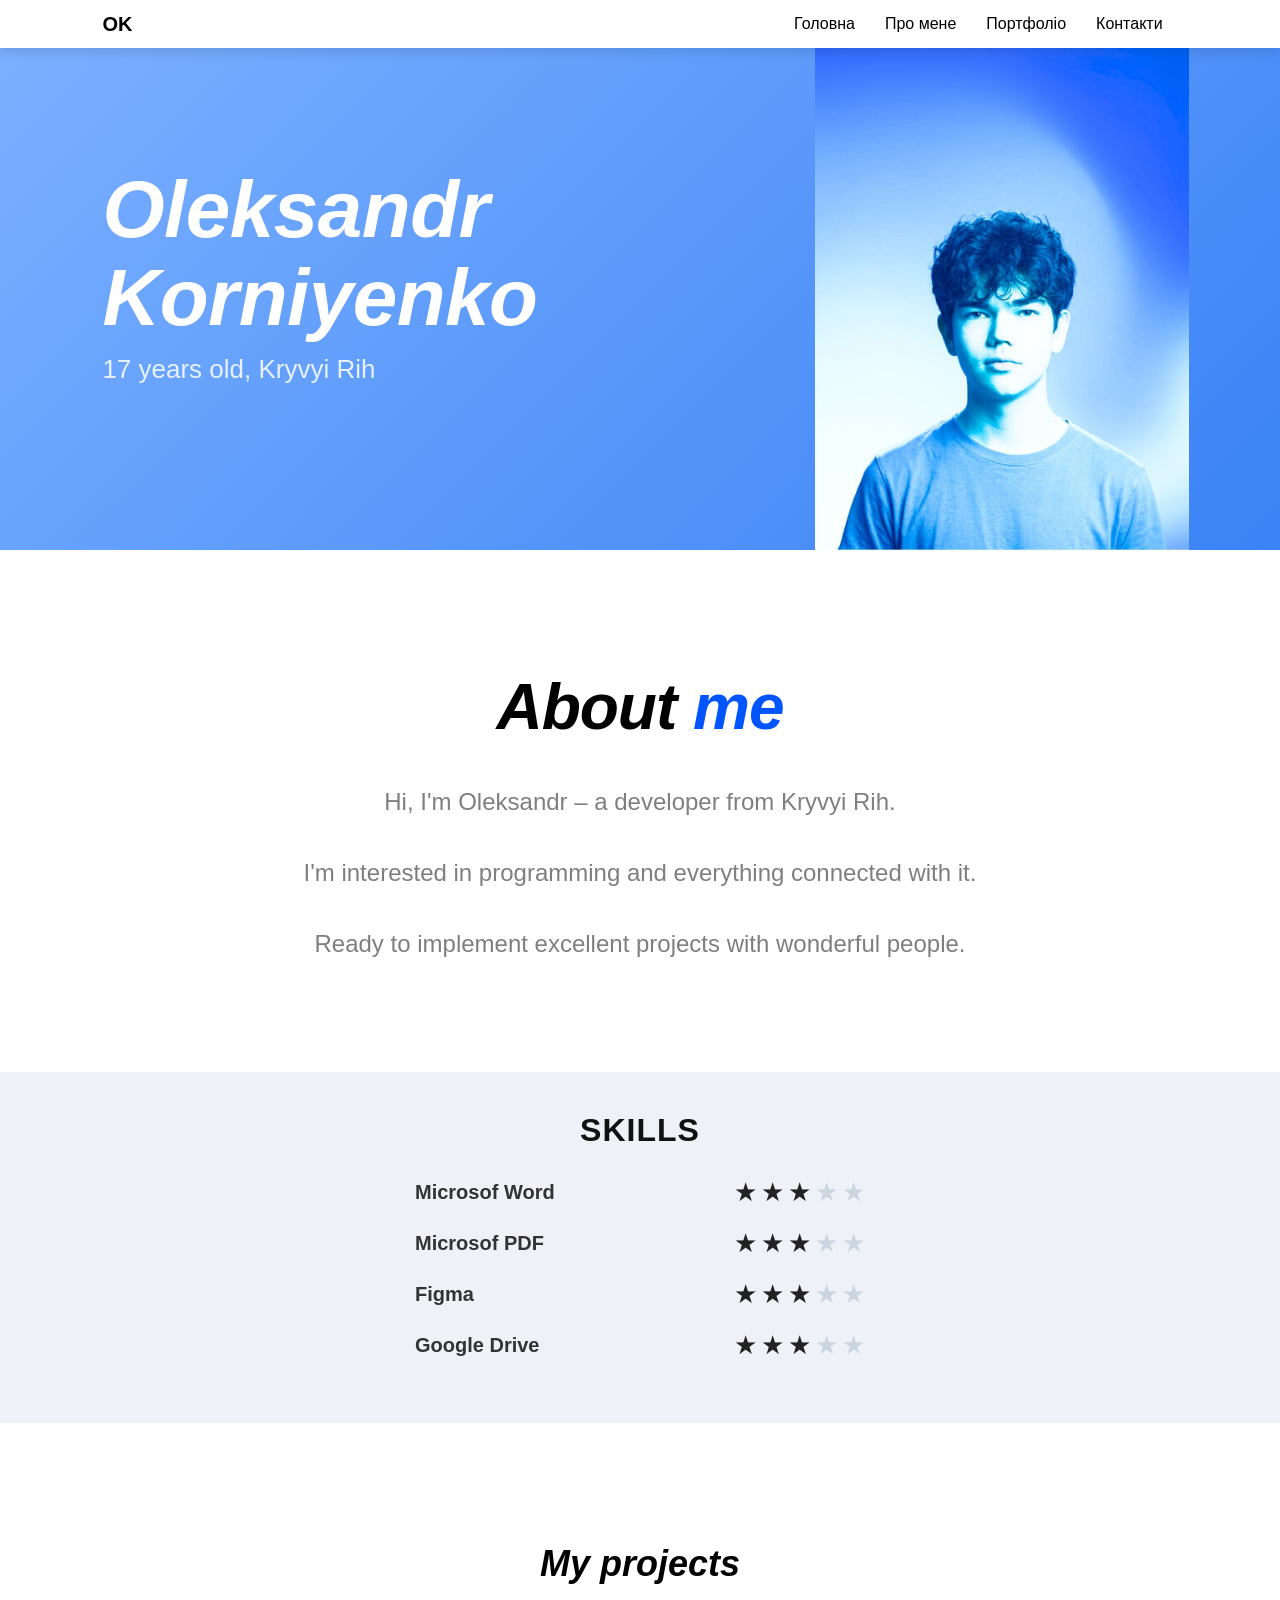
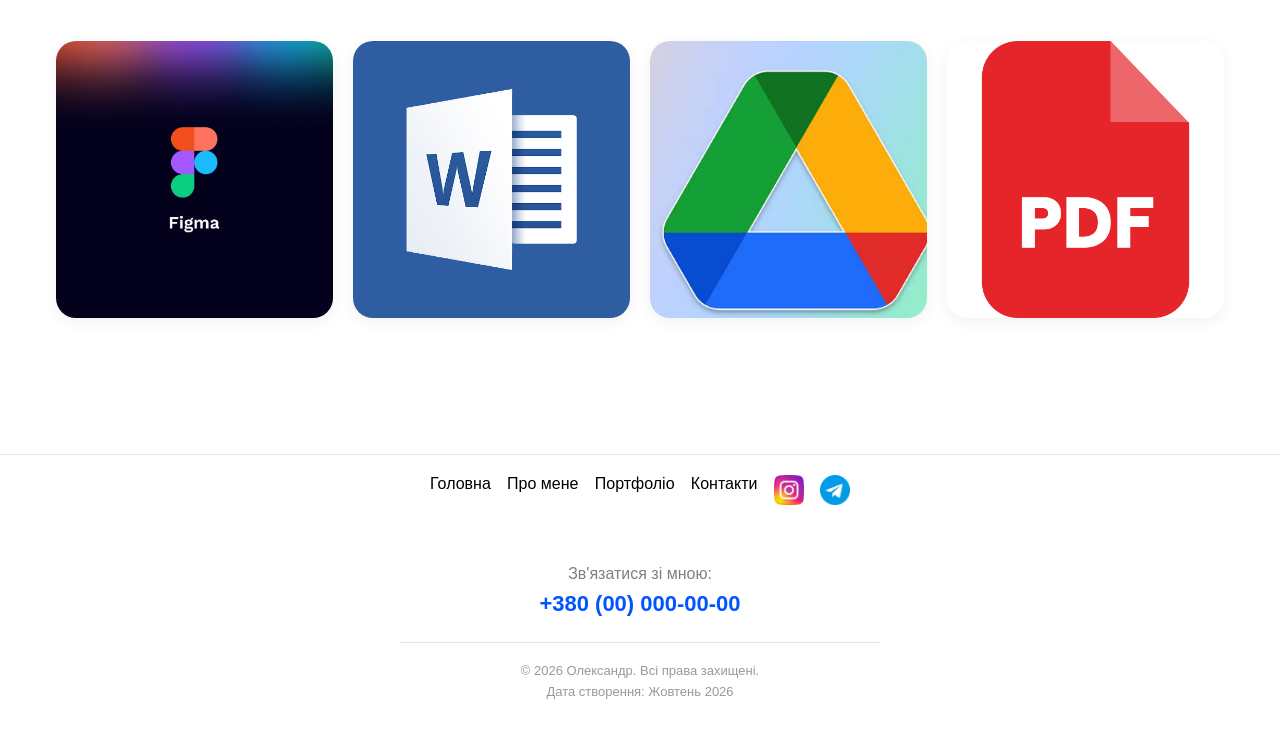
<file: index.html>
<html>
<head>
<meta charset="UTF-8">
<meta name="viewport" content="width=device-width, initial-scale=1.0" />
<title>Головна</title>
<link rel='stylesheet' href='style.css'>

</head>
<body>

<div class='hero'><section>
		<a href='#' class='logo'>OK</a>
		<nav>
			<ul>
				<li><a href='index.html'>Головна</a></li>
				<li><a href='Prome.html'>Про мене</a>
					<ul>
						<li><a href='Skils.html'>Навички</a>
						<ul>
							<li><a href='Word.html'>Microsof Word</a></li>
					<li><a href='Figma.html'>Figma</a></li>
					<li><a href='PDF.html'>Microsof PDF</a></li>
						</ul>
						</li>
					</ul>
					</li>
				<li><a href='Portfel.html'>Портфоліо</a>
				<ul>
					<li><a href='https://seasmokeoysterco.com'>Sea Smoke</a></li>
					<li><a href='https://dribbble.com/shots/27786717-Architecture-Studio-Website-Design-Make-Good'>Make</a></li>
					<li><a href='https://dribbble.com/shots/15870007-tipme-Tipping-app-concept'>TipeMe</a></li>
				</ul>
				</li>
				<li><a href='Contact.html'>Контакти</a></li>
			</ul>
		</nav>
	</section>
	<h1 class='title'>Oleksandr<br>Korniyenko</h1>
	<p class='sub'>17 years old, Kryvyi Rih</p>
	</div>
	<main class="about-section">
        <div class="about-container">
            <h1 class="about-title">About <span>me</span></h1>
            <p class="about-text">Hi, I'm Oleksandr – a developer from Kryvyi Rih.</p>
            <p class="about-text">I'm interested in programming and everything connected with it.</p>
            <p class="about-text">Ready to implement excellent projects with wonderful people.</p>
        </div>
    </main>
<!-- ШИРОКИЙ БЛОК НАВЫКОВ СО ЗВЁЗДОЧКАМИ -->
<div class="skills-card">
  <!-- Внутренний контейнер, чтобы ограничить ширину списка -->
  <div class="skills-inner-content">
    
    <center><h2 class="skills-main-title">SKILLS</h2></center>
	
    
    <!-- Навык 1 -->
    <div class="skill-item-row">
      <span class="skill-item-name">Microsof Word</span>
      <div class="stars-group">
        <span class="star filled">★</span>
        <span class="star filled">★</span>
        <span class="star filled">★</span>
        <span class="star">★</span>
        <span class="star">★</span>
      </div>
    </div>

    <!-- Навык 2 -->
    <div class="skill-item-row">
      <span class="skill-item-name">Microsof  PDF</span>
      <div class="stars-group">
        <span class="star filled">★</span>
        <span class="star filled">★</span>
        <span class="star filled">★</span>
        <span class="star">★</span>
        <span class="star">★</span>
      </div>
    </div>

    <!-- Навык 3 -->
    <div class="skill-item-row">
      <span class="skill-item-name">Figma</span>
      <div class="stars-group">
        <span class="star filled">★</span>
        <span class="star filled">★</span>
        <span class="star filled">★</span>
        <span class="star">★</span>
        <span class="star">★</span>
      </div>
    </div>

    <!-- Навык 4 -->
    <div class="skill-item-row">
      <span class="skill-item-name">Google Drive</span>
      <div class="stars-group">
        <span class="star filled">★</span>
        <span class="star filled">★</span>
        <span class="star filled">★</span>
        <span class="star">★</span>
        <span class="star">★</span>
      </div>
    </div>
  </div>
</div>
<!-- ПОЛНОСТЬЮ НЕЗАВИСИМЫЙ АДАПТИВНЫЙ БЛОК -->
<div class="independent-gallery-wrapper">
    <div class="independent-gallery-container">
        
        <h2 class="independent-gallery-title">My projects</h2>
        
        <div class="independent-gallery-grid">
            
            <!-- Картинка 1 -->
            <a href="https://www.figma.com/design/V2vqjDXMUoGcvRKD5xSA8z/Untitled?node-id=0-1&m=dev&t=05jjf8HW76Jf5JWY-1" class="independent-gallery-item">
                <img src="photo1.jpg" alt="Проект 1" class="independent-gallery-img">
                <div class="independent-gallery-overlay">
                    <span class="independent-gallery-btn">Открыть</span>
                </div>
            </a>

            <!-- Картинка 2 -->
            <a href="SM.html" class="independent-gallery-item">
                <img src="photo2.jpg" alt="Проект 2" class="independent-gallery-img">
                <div class="independent-gallery-overlay">
                    <span class="independent-gallery-btn">Открыть</span>
                </div>
            </a>

            <!-- Картинка 3 -->
            <a href="SM.html" class="independent-gallery-item">
                <img src="photo3.jfif" alt="Проект 3" class="independent-gallery-img">
                <div class="independent-gallery-overlay">
                    <span class="independent-gallery-btn">Открыть</span>
                </div>
            </a>

            <!-- Картинка 4 -->
            <a href="SM.html" class="independent-gallery-item">
                <img src="photo4.png" alt="Проект 4" class="independent-gallery-img">
                <div class="independent-gallery-overlay">
                    <span class="independent-gallery-btn">Открыть</span>
                </div>
            </a>

        </div>
        
    </div>
</div>
<!-- /ПОЛНОСТЬЮ НЕЗАВИСИМЫЙ АДАПТИВНЫЙ БЛОК -->
<footer>
<nav class="bottom-navigation">
  <div class="nav-inner-container">
    <a href="#" class="nav-link">Головна</a>
    <a href="#" class="nav-link">Про мене</a>
    <a href="#" class="nav-link">Портфоліо</a>
    <a href="#" class="nav-link">Контакти</a>
	<!-- Кликабельная иконка Instagram -->
<a href="https://instagram.com" class="instagram-click-link" target="_blank" rel="noopener noreferrer">
  <!-- Замените 'instagram-icon.png' на путь к вашей скачанной картинке иконки -->
  <img src="instagram.png" alt="Instagram" class="instagram-click-icon">
</a>
<a href="https://telegram.org" class="telegram-click-link" target="_blank" rel="noopener noreferrer">
  <!-- Замените 'instagram-icon.png' на путь к вашей скачанной картинке иконки -->
  <img src="telegram.png" alt="Telegram" class="telegram-click-icon">
</a>
  </div>
</nav>
<!-- АВТОНОМНИЙ ПРОЗОРИЙ ПІДВАЛ САЙТУ (FOOTER) -->
<footer class="uc-centered-footer">
    <div class="uc-centered-container">
        
        <!-- Номер телефону -->
        <div class="uc-centered-row">
            <span class="uc-centered-label">Зв'язатися зі мною:</span>
            <!-- Замініть номер на свій реальний -->
            <a href="tel:+380000000000" class="uc-centered-phone">+380 (00) 000-00-00</a>
        </div>
        
        <!-- Тонка світла лінія розмежування -->
        <hr class="uc-centered-divider">
        
        <!-- Дати та копірайт -->
        <div class="uc-centered-info-block">
            <p class="uc-centered-copy">&copy; 2026 Олександр. Всі права захищені.</p>
            <p class="uc-centered-date">Дата створення: Жовтень 2026</p>
        </div>
        
    </div>
</footer>
<!-- /АВТОНОМНИЙ ПРОЗОРИЙ ПІДВАЛ САЙТУ (FOOTER) -->
</footer>
</body>
</html>
</file>
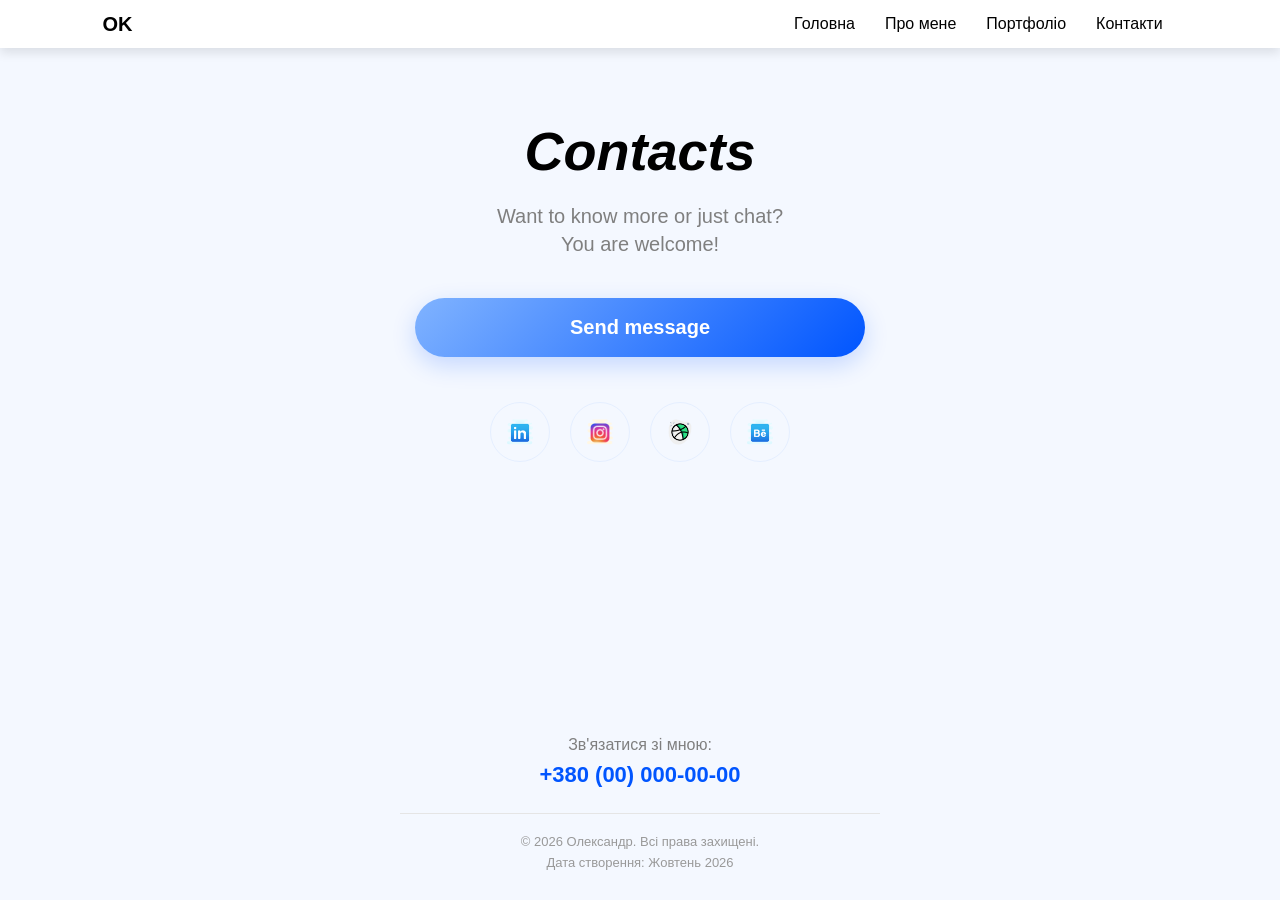
<file: Contact.html>
<html>
<head>
<meta charset="UTF-8">
<meta name="viewport" content="width=device-width, initial-scale=1.0" />
<title>Головна</title>
<link rel='stylesheet' href='style.css'>
</head>
<body class='bg'>
<section>
		<a href='#' class='logo'>OK</a>
		<nav>
			<ul>
				<li><a href='index.html'>Головна</a></li>
				<li><a href='Prome.html'>Про мене</a>
					<ul>
						<li><a href='Skils.html'>Навички</a>
						<ul>
							<li><a href='Word.html'>Microsof Word</a></li>
					<li><a href='Figma.html'>Figma</a></li>
					<li><a href='PDF.html'>Microsof PDF</a></li>
						</ul>
						</li>
					</ul>
					</li>
				<li><a href='Portfel.html'>Портфоліо</a>
				<ul>
					<li><a href='https://seasmokeoysterco.com'>Sea Smoke</a></li>
					<li><a href='https://dribbble.com/shots/27786717-Architecture-Studio-Website-Design-Make-Good'>Make</a></li>
					<li><a href='https://dribbble.com/shots/15870007-tipme-Tipping-app-concept'>TipeMe</a></li>
				</ul>
				</li>
				<li><a href='Contact.html'>Контакти</a></li>
			</ul>
		</nav>
	</section>
	<main class="contacts-section">
    <div class="contacts-container">
        <!-- Главный заголовок -->
        <h1 class="contacts-title">Contacts</h1>
        
        <!-- Подзаголовок (серый текст по центру) -->
        <p class="contacts-subtitle">
            Want to know more or just chat?<br>You are welcome!
        </p>
        
        <!-- Большая синяя кнопка (можно заменить '#' на ссылку на ваш Telegram или email) -->
        <a href="https://mail.google.com/mail/u/0/?fs=1&tf=cm" class="btn-send-message">Send message</a>
        
        <!-- Блок круглых социальных кнопок -->
        <div class="social-links">
            <!-- LinkedIn -->
            <a href="https://www.linkedin.com" class="social-icon-link" target="_blank" aria-label="LinkedIn">
                <img src="in.png" alt="LinkedIn">
            </a>
            <!-- Instagram -->
            <a href="https://www.instagram.com" class="social-icon-link" target="_blank" aria-label="Instagram">
                <img src="inst.png" alt="Instagram">
            </a>
            <!-- Dribbble (Иконка мяча) -->
            <a href="https://www.instagram.com" class="social-icon-link" target="_blank" aria-label="Dribbble">
                <img src="dr.png" alt="Dribbble">
            </a>
            <!-- Behance -->
            <a href="https://www.instagram.com" class="social-icon-link" target="_blank" aria-label="Behance">
                <img src="be.png" alt="Behance">
            </a>
        </div>
    </div>
</main>
<!-- АВТОНОМНИЙ ПРОЗОРИЙ ПІДВАЛ САЙТУ (FOOTER) -->
<footer class="uc-centered-footer">
    <div class="uc-centered-container">
        
        <!-- Номер телефону -->
        <div class="uc-centered-row">
            <span class="uc-centered-label">Зв'язатися зі мною:</span>
            <!-- Замініть номер на свій реальний -->
            <a href="tel:+380000000000" class="uc-centered-phone">+380 (00) 000-00-00</a>
        </div>
        
        <!-- Тонка світла лінія розмежування -->
        <hr class="uc-centered-divider">
        
        <!-- Дати та копірайт -->
        <div class="uc-centered-info-block">
            <p class="uc-centered-copy">&copy; 2026 Олександр. Всі права захищені.</p>
            <p class="uc-centered-date">Дата створення: Жовтень 2026</p>
        </div>
        
    </div>
</footer>
<!-- /АВТОНОМНИЙ ПРОЗОРИЙ ПІДВАЛ САЙТУ (FOOTER) -->
</body>
</html>
</file>
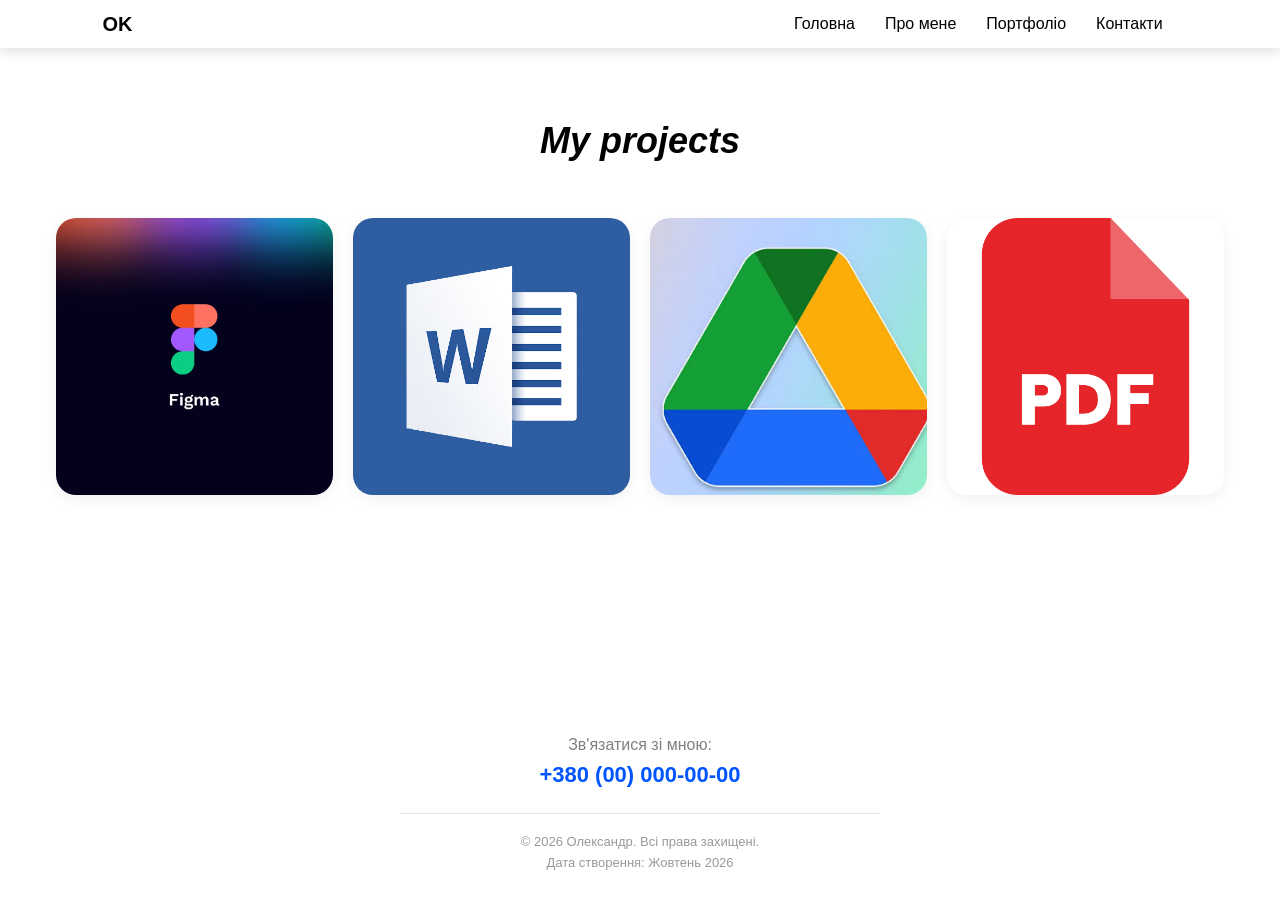
<file: Figma.html>
<html>
<head>
<meta charset="UTF-8">
<meta name="viewport" content="width=device-width, initial-scale=1.0" />
<title>Головна</title>
<link rel='stylesheet' href='style.css'>
</head>
<body >
<section>
		<a href='#' class='logo'>OK</a>
		<nav>
			<ul>
				<li><a href='index.html'>Головна</a></li>
				<li><a href='Prome.html'>Про мене</a>
					<ul>
						<li><a href='Skils.html'>Навички</a>
						<ul>
							<li><a href='Word.html'>Microsof Word</a></li>
					<li><a href='Figma.html'>Figma</a></li>
					<li><a href='PDF.html'>Microsof PDF</a></li>
						</ul>
						</li>
					</ul>
					</li>
				<li><a href='Portfel.html'>Портфоліо</a>
				<ul>
					<li><a href='https://seasmokeoysterco.com'>Sea Smoke</a></li>
					<li><a href='https://dribbble.com/shots/27786717-Architecture-Studio-Website-Design-Make-Good'>Make</a></li>
					<li><a href='https://dribbble.com/shots/15870007-tipme-Tipping-app-concept'>TipeMe</a></li>
				</ul>
				</li>
				<li><a href='Contact.html'>Контакти</a></li>
			</ul>
		</nav>
	</section>
	<!-- ПОЛНОСТЬЮ НЕЗАВИСИМЫЙ АДАПТИВНЫЙ БЛОК -->
<div class="independent-gallery-wrapper">
    <div class="independent-gallery-container">
        
        <h2 class="independent-gallery-title">My projects</h2>
        
        <div class="independent-gallery-grid">
            
            <!-- Картинка 1 -->
            <a href="https://www.figma.com/design/V2vqjDXMUoGcvRKD5xSA8z/Untitled?node-id=0-1&m=dev&t=05jjf8HW76Jf5JWY-1" class="independent-gallery-item">
                <img src="photo1.jpg" alt="Проект 1" class="independent-gallery-img">
                <div class="independent-gallery-overlay">
                    <span class="independent-gallery-btn">Открыть</span>
                </div>
            </a>

            <!-- Картинка 2 -->
            <a href="SM.html" class="independent-gallery-item">
                <img src="photo2.jpg" alt="Проект 2" class="independent-gallery-img">
                <div class="independent-gallery-overlay">
                    <span class="independent-gallery-btn">Открыть</span>
                </div>
            </a>

            <!-- Картинка 3 -->
            <a href="SM.html" class="independent-gallery-item">
                <img src="photo3.jfif" alt="Проект 3" class="independent-gallery-img">
                <div class="independent-gallery-overlay">
                    <span class="independent-gallery-btn">Открыть</span>
                </div>
            </a>

            <!-- Картинка 4 -->
            <a href="SM.html" class="independent-gallery-item">
                <img src="photo4.png" alt="Проект 4" class="independent-gallery-img">
                <div class="independent-gallery-overlay">
                    <span class="independent-gallery-btn">Открыть</span>
                </div>
            </a>

        </div>
        
    </div>
</div>
<!-- /ПОЛНОСТЬЮ НЕЗАВИСИМЫЙ АДАПТИВНЫЙ БЛОК -->
<!-- АВТОНОМНИЙ ПРОЗОРИЙ ПІДВАЛ САЙТУ (FOOTER) -->
<footer class="uc-centered-footer">
    <div class="uc-centered-container">
        
        <!-- Номер телефону -->
        <div class="uc-centered-row">
            <span class="uc-centered-label">Зв'язатися зі мною:</span>
            <!-- Замініть номер на свій реальний -->
            <a href="tel:+380000000000" class="uc-centered-phone">+380 (00) 000-00-00</a>
        </div>
        
        <!-- Тонка світла лінія розмежування -->
        <hr class="uc-centered-divider">
        
        <!-- Дати та копірайт -->
        <div class="uc-centered-info-block">
            <p class="uc-centered-copy">&copy; 2026 Олександр. Всі права захищені.</p>
            <p class="uc-centered-date">Дата створення: Жовтень 2026</p>
        </div>
        
    </div>
</footer>
<!-- /АВТОНОМНИЙ ПРОЗОРИЙ ПІДВАЛ САЙТУ (FOOTER) -->

	</body>
	</html>
</file>
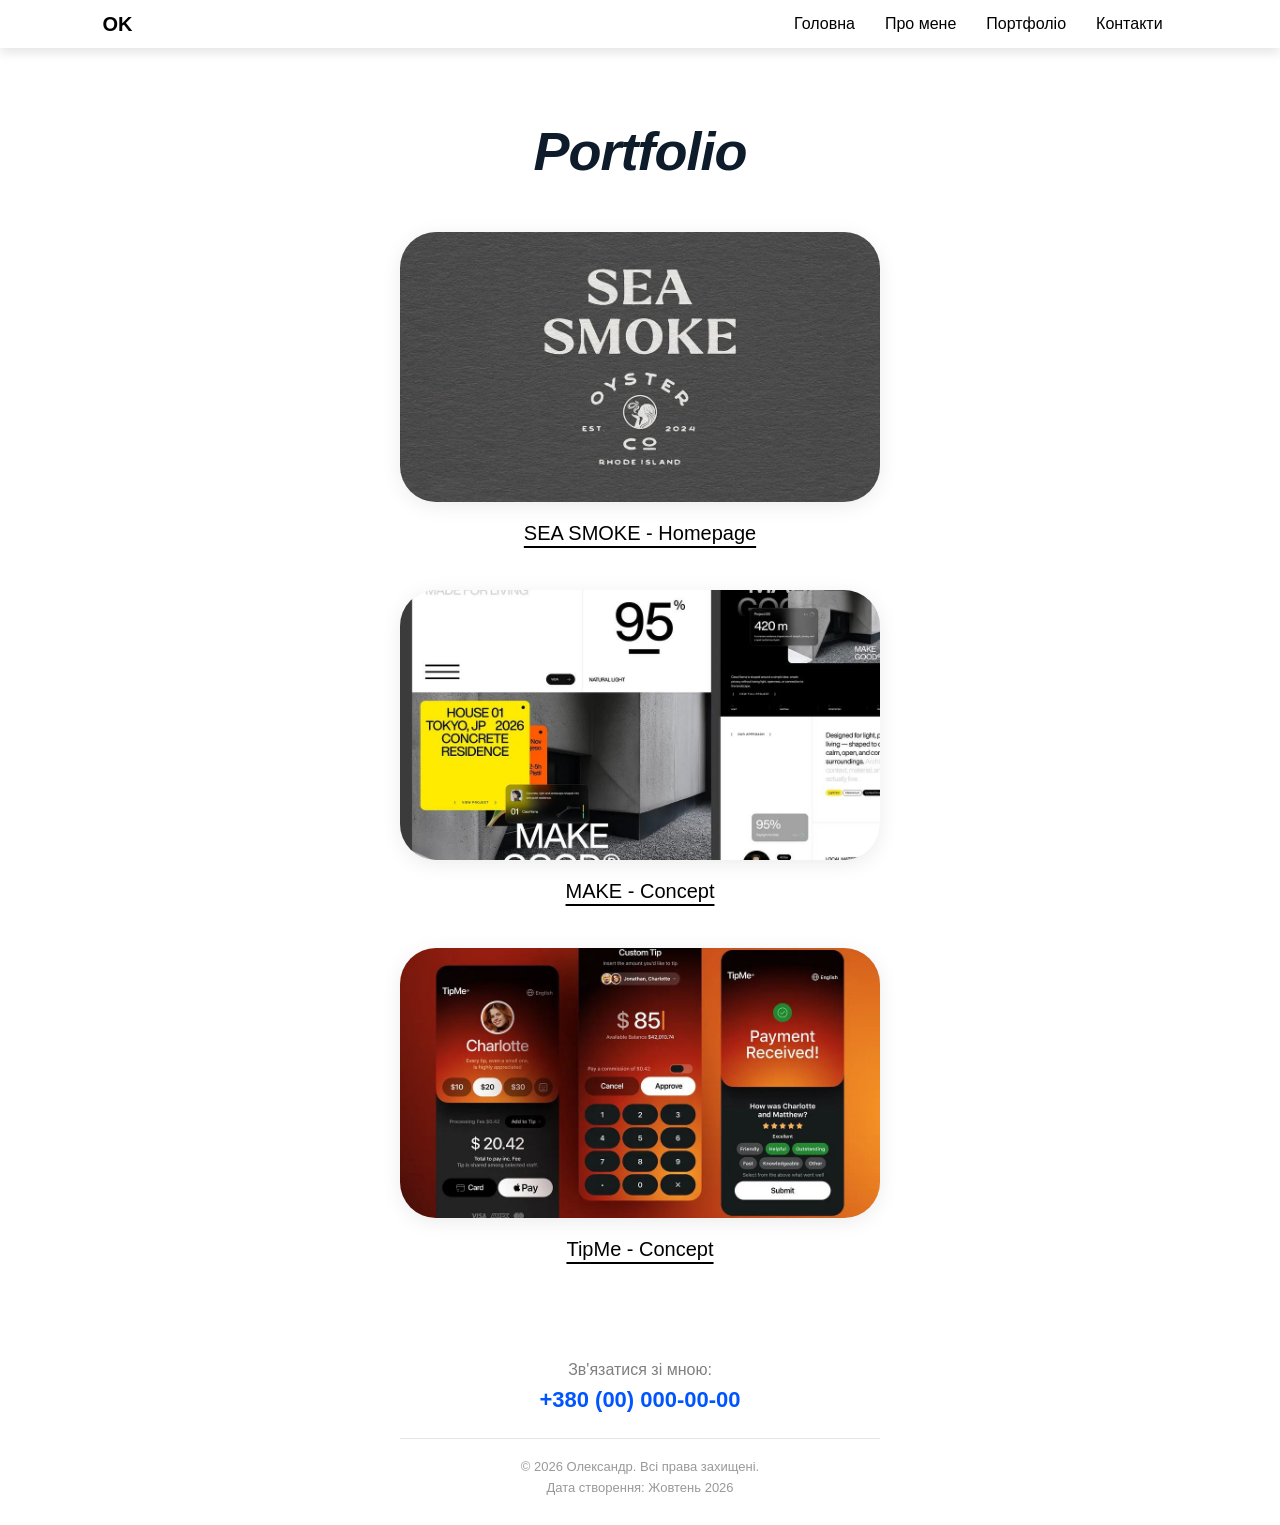
<file: Portfel.html>
<html>
<head>
<meta charset="UTF-8">
<meta name="viewport" content="width=device-width, initial-scale=1.0" />
<title>Головна</title>
<link rel='stylesheet' href='style.css'>
</head>
<body>
<section>
		<a href='#' class='logo'>OK</a>
		<nav>
			<ul>
				<li><a href='index.html'>Головна</a></li>
				<li><a href='Prome.html'>Про мене</a>
					<ul>
						<li><a href='Skils.html'>Навички</a>
						<ul>
							<li><a href='Word.html'>Microsof Word</a></li>
					<li><a href='Figma.html'>Figma</a></li>
					<li><a href='PDF.html'>Microsof PDF</a></li>
						</ul>
						</li>
					</ul>
					</li>
				<li><a href='Portfel.html'>Портфоліо</a>
				<ul>
					<li><a href='https://seasmokeoysterco.com'>Sea Smoke</a></li>
					<li><a href='https://dribbble.com/shots/27786717-Architecture-Studio-Website-Design-Make-Good'>Make</a></li>
					<li><a href='https://dribbble.com/shots/15870007-tipme-Tipping-app-concept'>TipeMe</a></li>
				</ul>
				</li>
				<li><a href='Contact.html'>Контакти</a></li>
			</ul>
		</nav>
	</section>
	<main class="portfolio-section">
    <div class="portfolio-container">
        <!-- Главный заголовок секции -->
        <h1 class="portfolio-title">Portfolio</h1>
        
        <!-- Сетка/список работ -->
        <div class="portfolio-grid">
            
            <!-- Работа 1: Sea Smoke -->
            <div class="portfolio-item">
                <a href="https://seasmokeoysterco.com" class="portfolio-link">
                    <div class="portfolio-image-wrapper">
                        <!-- Замените placeholder.jpg на вашу картинку для Sea Smoke -->
                        <img src="sea-smoke.jpg" alt="SEA SMOKE - Homepage" class="portfolio-image">
                    </div>
                    <span class="portfolio-item-title">SEA SMOKE - Homepage</span>
                </a>
            </div>

            <!-- Работа 2: Make -->
            <div class="portfolio-item">
                <a href="https://dribbble.com/shots/27786717-Architecture-Studio-Website-Design-Make-Good" class="portfolio-link">
                    <div class="portfolio-image-wrapper">
                        <!-- Замените placeholder.jpg на вашу картинку для Make -->
                        <img src="make.jpg" alt="MAKE - Concept" class="portfolio-image">
                    </div>
                    <span class="portfolio-item-title">MAKE - Concept</span>
                </a>
            </div>

            <!-- Работа 3: TipMe -->
            <div class="portfolio-item">
                <a href="https://dribbble.com/shots/15870007-tipme-Tipping-app-concept" class="portfolio-link">
                    <div class="portfolio-image-wrapper">
                        <!-- Замените placeholder.jpg на вашу картинку для TipMe -->
                        <img src="tipme.jpg" alt="TipMe - Concept" class="portfolio-image">
                    </div>
                    <span class="portfolio-item-title">TipMe - Concept</span>
                </a>
            </div>

        </div>
    </div>
</main>
<!-- АВТОНОМНИЙ ПРОЗОРИЙ ПІДВАЛ САЙТУ (FOOTER) -->
<footer class="uc-centered-footer">
    <div class="uc-centered-container">
        
        <!-- Номер телефону -->
        <div class="uc-centered-row">
            <span class="uc-centered-label">Зв'язатися зі мною:</span>
            <!-- Замініть номер на свій реальний -->
            <a href="tel:+380000000000" class="uc-centered-phone">+380 (00) 000-00-00</a>
        </div>
        
        <!-- Тонка світла лінія розмежування -->
        <hr class="uc-centered-divider">
        
        <!-- Дати та копірайт -->
        <div class="uc-centered-info-block">
            <p class="uc-centered-copy">&copy; 2026 Олександр. Всі права захищені.</p>
            <p class="uc-centered-date">Дата створення: Жовтень 2026</p>
        </div>
        
    </div>
</footer>
<!-- /АВТОНОМНИЙ ПРОЗОРИЙ ПІДВАЛ САЙТУ (FOOTER) -->

</body>
</html>
</file>
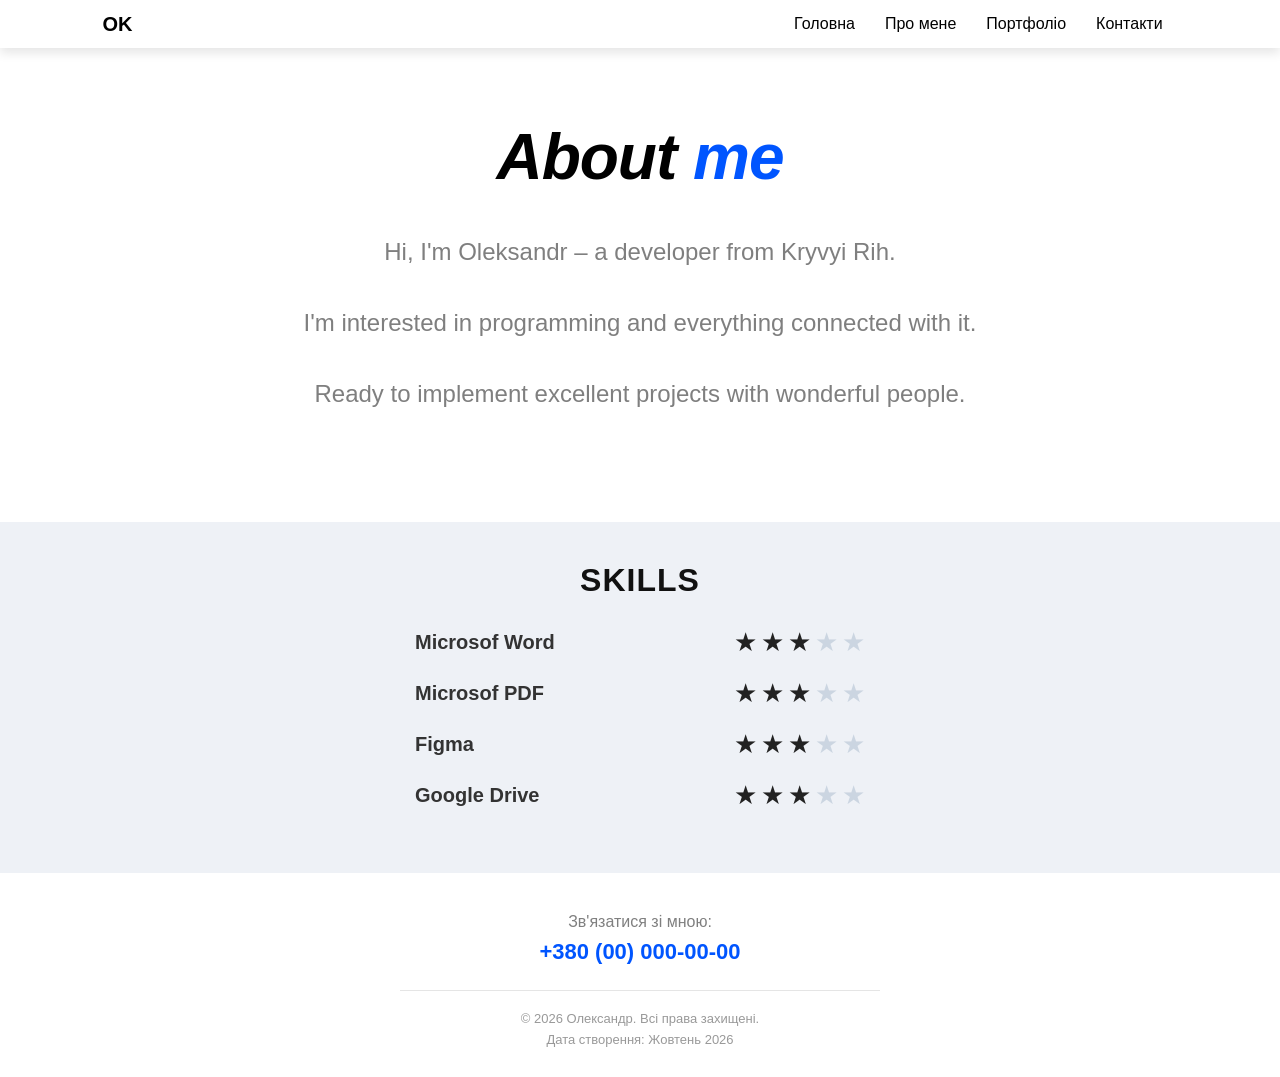
<file: Prome.html>
<html>
<head>
<meta charset="UTF-8">
<meta name="viewport" content="width=device-width, initial-scale=1.0" />
<title>Головна</title>
<link rel='stylesheet' href='style.css'>
</head>
<body>
<section>
		<a href='#' class='logo'>OK</a>
		<nav>
			<ul>
				<li><a href='index.html'>Головна</a></li>
				<li><a href='Prome.html'>Про мене</a>
					<ul>
						<li><a href='Skils.html'>Навички</a>
						<ul>
							<li><a href='Word.html'>Microsof Word</a></li>
					<li><a href='Figma.html'>Figma</a></li>
					<li><a href='PDF.html'>Microsof PDF</a></li>
						</ul>
						</li>
					</ul>
					</li>
				<li><a href='Portfel.html'>Портфоліо</a>
				<ul>
					<li><a href='https://seasmokeoysterco.com'>Sea Smoke</a></li>
					<li><a href='https://dribbble.com/shots/27786717-Architecture-Studio-Website-Design-Make-Good'>Make</a></li>
					<li><a href='https://dribbble.com/shots/15870007-tipme-Tipping-app-concept'>TipeMe</a></li>
				</ul>
				</li>
				<li><a href='Contact.html'>Контакти</a></li>
			</ul>
		</nav>
	</section>
	<main class="about-section">
        <div class="about-container">
            <h1 class="about-title">About <span>me</span></h1>
            <p class="about-text">Hi, I'm Oleksandr – a developer from Kryvyi Rih.</p>
            <p class="about-text">I'm interested in programming and everything connected with it.</p>
            <p class="about-text">Ready to implement excellent projects with wonderful people.</p>
        </div>
    </main>
	<!-- ШИРОКИЙ БЛОК НАВЫКОВ СО ЗВЁЗДОЧКАМИ -->
<div class="skills-card">
  <!-- Внутренний контейнер, чтобы ограничить ширину списка -->
  <div class="skills-inner-content">
    
    <center><h2 class="skills-main-title">SKILLS</h2></center>
	
    
    <!-- Навык 1 -->
    <div class="skill-item-row">
      <span class="skill-item-name">Microsof Word</span>
      <div class="stars-group">
        <span class="star filled">★</span>
        <span class="star filled">★</span>
        <span class="star filled">★</span>
        <span class="star">★</span>
        <span class="star">★</span>
      </div>
    </div>

    <!-- Навык 2 -->
    <div class="skill-item-row">
      <span class="skill-item-name">Microsof  PDF</span>
      <div class="stars-group">
        <span class="star filled">★</span>
        <span class="star filled">★</span>
        <span class="star filled">★</span>
        <span class="star">★</span>
        <span class="star">★</span>
      </div>
    </div>

    <!-- Навык 3 -->
    <div class="skill-item-row">
      <span class="skill-item-name">Figma</span>
      <div class="stars-group">
        <span class="star filled">★</span>
        <span class="star filled">★</span>
        <span class="star filled">★</span>
        <span class="star">★</span>
        <span class="star">★</span>
      </div>
    </div>

    <!-- Навык 4 -->
    <div class="skill-item-row">
      <span class="skill-item-name">Google Drive</span>
      <div class="stars-group">
        <span class="star filled">★</span>
        <span class="star filled">★</span>
        <span class="star filled">★</span>
        <span class="star">★</span>
        <span class="star">★</span>
      </div>
    </div>
  </div>
</div>
<!-- АВТОНОМНИЙ ПРОЗОРИЙ ПІДВАЛ САЙТУ (FOOTER) -->
<footer class="uc-centered-footer">
    <div class="uc-centered-container">
        
        <!-- Номер телефону -->
        <div class="uc-centered-row">
            <span class="uc-centered-label">Зв'язатися зі мною:</span>
            <!-- Замініть номер на свій реальний -->
            <a href="tel:+380000000000" class="uc-centered-phone">+380 (00) 000-00-00</a>
        </div>
        
        <!-- Тонка світла лінія розмежування -->
        <hr class="uc-centered-divider">
        
        <!-- Дати та копірайт -->
        <div class="uc-centered-info-block">
            <p class="uc-centered-copy">&copy; 2026 Олександр. Всі права захищені.</p>
            <p class="uc-centered-date">Дата створення: Жовтень 2026</p>
        </div>
        
    </div>
</footer>
<!-- /АВТОНОМНИЙ ПРОЗОРИЙ ПІДВАЛ САЙТУ (FOOTER) -->

</body>
</html>
</file>
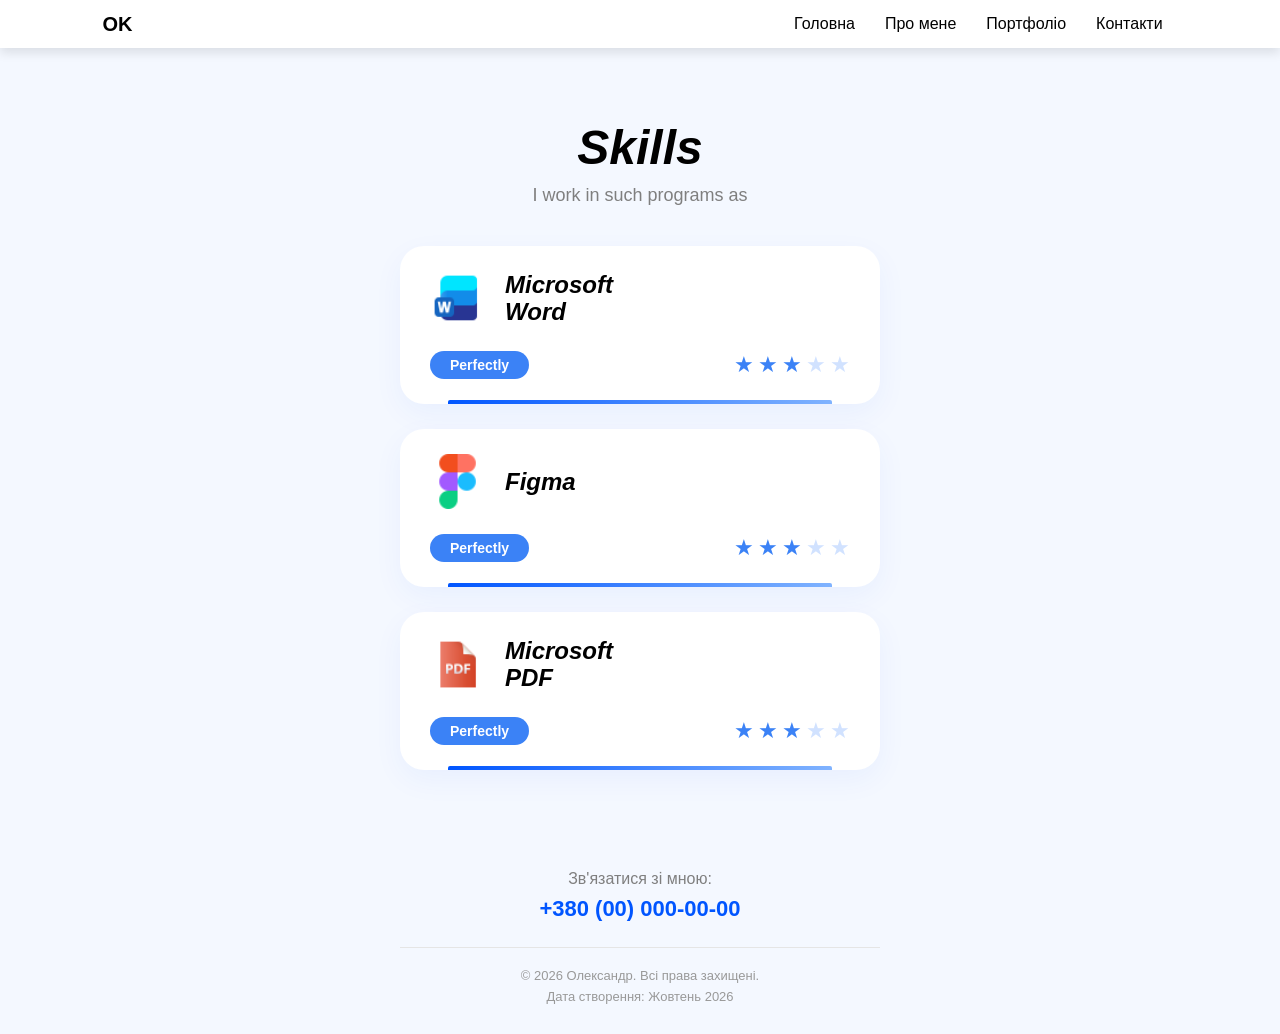
<file: Skils.html>
<html>
<head>
<meta charset="UTF-8">
<meta name="viewport" content="width=device-width, initial-scale=1.0" />
<title>Головна</title>
<link rel='stylesheet' href='style.css'>
</head>
<body class='bg'>
<section>
		<a href='#' class='logo'>OK</a>
		<nav>
			<ul>
				<li><a href='index.html'>Головна</a></li>
				<li><a href='Prome.html'>Про мене</a>
					<ul>
						<li><a href='Skils.html'>Навички</a>
						<ul>
							<li><a href='Word.html'>Microsof Word</a></li>
					<li><a href='Figma.html'>Figma</a></li>
					<li><a href='PDF.html'>Microsof PDF</a></li>
						</ul>
						</li>
					</ul>
					</li>
				<li><a href='Portfel.html'>Портфоліо</a>
				<ul>
					<li><a href='https://seasmokeoysterco.com'>Sea Smoke</a></li>
					<li><a href='https://dribbble.com/shots/27786717-Architecture-Studio-Website-Design-Make-Good'>Make</a></li>
					<li><a href='https://dribbble.com/shots/15870007-tipme-Tipping-app-concept'>TipeMe</a></li>
				</ul>
				</li>
				<li><a href='Contact.html'>Контакти</a></li>
			</ul>
		</nav>
	</section>
	<main class="skills-section">
    <div class="skills-container">
        <!-- Заголовок секции -->
        <h1 class="skills-title">Skills</h1>
        <p class="skills-subtitle">I work in such programs as</p>
        
        <!-- Контейнер для карточек -->
        <div class="skills-cards">
            
            <!-- Карточка 1: Microsoft Word -->
            <div class="skill-card">
                <div class="skill-header">
                    <img src="word.png" alt="Word Logo" class="skill-icon">
                    <h2 class="skill-name">Microsoft<br>Word</h2>
                </div>
                <div class="skill-footer">
                    <span class="skill-tag">Perfectly</span>
                    <div class="stars">
                        <span class="star filled">★</span>
                        <span class="star filled">★</span>
                        <span class="star filled">★</span>
                        <span class="star">★</span>
                        <span class="star">★</span>
                    </div>
                </div>
            </div>

            <!-- Карточка 2: Figma -->
            <div class="skill-card">
                <div class="skill-header">
                    <img src="figma.png" alt="Figma Logo" class="skill-icon">
                    <h2 class="skill-name-single">Figma</h2>
                </div>
                <div class="skill-footer">
                    <span class="skill-tag">Perfectly</span>
                    <div class="stars">
                        <span class="star filled">★</span>
                        <span class="star filled">★</span>
                        <span class="star filled">★</span>
                        <span class="star">★</span>
                        <span class="star">★</span>
                    </div>
                </div>
            </div>

            <!-- Карточка 3: Microsoft PDF -->
            <div class="skill-card">
                <div class="skill-header">
                    <img src="pdf.png" alt="PDF Logo" class="skill-icon">
                    <h2 class="skill-name">Microsoft<br>PDF</h2>
                </div>
                <div class="skill-footer">
                    <span class="skill-tag">Perfectly</span>
                    <div class="stars">
                        <span class="star filled">★</span>
                        <span class="star filled">★</span>
                        <span class="star filled">★</span>
                        <span class="star">★</span>
                        <span class="star">★</span>
                    </div>
                </div>
            </div>

        </div>
    </div>
</main>
<!-- АВТОНОМНИЙ ПРОЗОРИЙ ПІДВАЛ САЙТУ (FOOTER) -->
<footer class="uc-centered-footer">
    <div class="uc-centered-container">
        
        <!-- Номер телефону -->
        <div class="uc-centered-row">
            <span class="uc-centered-label">Зв'язатися зі мною:</span>
            <!-- Замініть номер на свій реальний -->
            <a href="tel:+380000000000" class="uc-centered-phone">+380 (00) 000-00-00</a>
        </div>
        
        <!-- Тонка світла лінія розмежування -->
        <hr class="uc-centered-divider">
        
        <!-- Дати та копірайт -->
        <div class="uc-centered-info-block">
            <p class="uc-centered-copy">&copy; 2026 Олександр. Всі права захищені.</p>
            <p class="uc-centered-date">Дата створення: Жовтень 2026</p>
        </div>
        
    </div>
</footer>
<!-- /АВТОНОМНИЙ ПРОЗОРИЙ ПІДВАЛ САЙТУ (FOOTER) -->

</body>
</html>
</file>
<file: style.css>
*{
	margin:0;
	padding:0;
	box-sizing:border-box;
	font-family: sans-serif;
	list-style: none;
	text-decoration:none;
}

/* Прижимаем футер к низу экрана на всех страницах */
html, body {
	height: 100%;
}

body{
	font-family: Calibri, Helvetica, sans-serif;
	font-size: 14px;
	display: flex;
	flex-direction: column;
	min-height: 100vh;
}

/* ВЕРХНЕЕ МЕНЮ */
section{
	position: fixed;
	top:0;
	left:0;
	right:0;
	background:#fff;
	display:flex;
	justify-content:space-between;
	align-items:center;
	padding: 0 8%;
	box-shadow: 0 5px 10px rgba(0,0,0,0.1);
	z-index: 9999 !important; /* Навигация всегда поверх контента */
}

section .logo{
	font-size:20px;
	font-weight:900;
	color:#000;
	transition: .5s;
}

section .logo:hover{
	transform: scale(1.2);
}

section nav ul li{
	position:relative;
	float:left; 
}

section nav ul li a{
	padding:15px;
	color:#000;
	font-size:16px;
	display:block;
}

section nav ul li a:hover{
	background:#000;
	color:#fff;
}

nav ul li ul {
	position:absolute;
	left:0;
	width:180px;
	background:#fff;
	display: none;
}

nav ul li ul li{
	width:100%;
	border: 1px solid rgba(0,0,0,.1);
}

nav ul li ul li ul{
	left:180px;
	top:0;
}

nav ul li:hover > ul{
	display:initial;
}

a{
	text-decoration: none;	
}

/* БЛОК HERO (ГЛАВНЫЙ БАННЕР) — СИНИЙ ГРАДИЕНТ + ФОТО СПРАВА */
div.hero {
	width: 100%; 
	max-width: 100%; 
	height: 100vh; /* Занимает ровно один экран по высоте */
	min-height: 550px; 
	
	/* 1. Задаем синий градиент на весь фон, как на макете */
	background-color: #5b9bfb;
	background-image: linear-gradient(135deg, #7cb1ff 0%, #3a82f6 100%);
	
	/* 2. Поверх градиента накладываем вашу фотографию в арке */
	background-image: url(portrait.jpg), linear-gradient(135deg, #7cb1ff 0%, #3a82f6 100%);
	background-repeat: no-repeat;  
	
	/* 3. Размещаем фото в правой части с красивым отступом от краев */
	background-position: right 10% bottom 0px; 
	
	/* 4. Настраиваем размер: фото подстроится под высоту экрана, а градиент заполнит всё остальное */
	background-size: contain, cover;        
	
	margin: 0 auto;  
	padding: 0 8%; 
	display: flex;
	flex-direction: column;
	justify-content: center; 
	align-items: flex-start; 
	position: relative;
}


.title {
	color: #ffffff;
	font-size: 80px;
	font-weight: 900;
	font-style: italic;
	line-height: 1.1;
	letter-spacing: -0.5px;
	margin-bottom: 12px;
}

.sub {
	color: rgba(255, 255, 255, 0.85);
	font-size: 26px;
	font-weight: 500;
}

/* СТАРЫЙ БЛОК НАВЫКОВ */
.skills-card {
	width: 100%;
	background-color: #eef1f6; 
	padding: 40px 20px;
	box-sizing: border-box;
	margin-top: 30px;
}

.skills-inner-content {
	max-width: 450px;
	margin: 0 auto;
}

.skills-main-title {
	font-family: 'Arial', sans-serif;
	font-size: 32px;
	font-weight: bold;
	letter-spacing: 1px;
	color: #111111;
	margin-bottom: 30px;
}

.skill-item-row {
	display: flex;
	justify-content: space-between; 
	align-items: center;
	margin-bottom: 25px;
}

.skill-item-name {
	font-family: 'Arial', sans-serif;
	font-size: 20px;
	font-weight: 600;
	color: #333333;
}

.stars-group {
	display: flex;
	gap: 4px;
}

.star {
	font-size: 26px;
	color: #cbd5e1;
	line-height: 1;
}

.star.filled {
	color: #222222;
}

/* НИЖНЕЕ МЕНЮ */
.bottom-navigation {
	width: 100%;
	background-color: #ffffff;
	padding: 20px 0;
	border-top: 1px solid #e2e8f0;
	margin-top: 40px;
}

.nav-inner-container {
	max-width: 450px;
	margin: 0 auto;
	display: flex;
	justify-content: space-between;
	padding: 0 15px;
}

.nav-link {
	font-family: 'Arial', sans-serif;
	font-size: 16px;
	font-weight: 500;
	color: #000000;
	text-decoration: none;
	transition: color 0.2s ease;
}

.nav-link:hover {
	color: #2b7fff;
}

/* ИКОНКИ МЕССЕНДЖЕРОВ */
.instagram-click-link, .telegram-click-link {
	display: inline-block;
	text-decoration: none;
	vertical-align: middle;
}

.instagram-click-icon, .telegram-click-icon {
	width: 30px;
	height: 30px;
	object-fit: contain;
	transition: transform 0.2s ease, opacity 0.2s ease;
}

.instagram-click-icon:hover, .telegram-click-icon:hover {
	transform: scale(1.1);
	opacity: 0.8;
}

/* БЛОК ОБО МНЕ */
.about-section {
	background-color: #ffffff; 
	padding: 120px 20px 80px 20px; /* Отступ сверху увеличен из-за фиксированного меню */
	width: 100%;
	display: flex;
	justify-content: center;  
}

.about-container {
	max-width: 750px;
	width: 100%;
	text-align: center;       
	font-family: -apple-system, BlinkMacSystemFont, "Segoe UI", Roboto, Helvetica, Arial, sans-serif;
}

.about-title {
	font-size: 64px;
	font-weight: 900;
	font-style: italic;
	color: #000000;
	margin-bottom: 40px;
	letter-spacing: -1px;
}

.about-title span {
	color: #0055ff; 
}

.about-text {
	font-size: 24px;
	line-height: 1.5;
	color: #7f7f7f;
	margin-bottom: 35px;
	font-weight: 400;
	margin-left: auto;
	margin-right: auto;
}

.about-text:last-child {
	margin-bottom: 0;
}

/* СОВРЕМЕННЫЙ БЛОК НАВЫКОВ С КАРТОЧКАМИ */
.skills-section {
	background-color: #f4f8ff;
	padding: 120px 20px 60px 20px;
	width: 100%;
	display: flex;
	justify-content: center;
}

.skills-container {
	max-width: 480px;
	width: 100%;
	text-align: center;
	font-family: -apple-system, BlinkMacSystemFont, "Segoe UI", Roboto, Helvetica, Arial, sans-serif;
}

.skills-title {
	font-size: 48px;
	font-weight: 900;
	font-style: italic;
	color: #000000;
	margin-bottom: 10px;
}

.skills-subtitle {
	font-size: 18px;
	color: #7f7f7f;
	margin-bottom: 40px;
}

.skills-cards {
	display: flex;
	flex-direction: column;
	gap: 25px;
}

.skill-card {
	background-color: #ffffff; /* Исправлено на белый, чтобы карточки выделялись */
	border-radius: 24px;
	padding: 25px 30px;
	box-shadow: 0 10px 30px rgba(0, 85, 255, 0.05);
	position: relative;
	overflow: hidden;
	text-align: left;
}

.skill-card::after {
	content: '';
	position: absolute;
	bottom: 0;
	left: 10%;
	width: 80%;
	height: 4px;
	background: linear-gradient(90deg, #0055ff, #80b3ff);
	border-radius: 2px 2px 0 0;
}

.skill-header {
	display: flex;
	align-items: center;
	gap: 20px;
	margin-bottom: 25px;
}

.skill-icon {
	width: 55px;
	height: 55px;
	object-fit: contain;
}

.skill-name, .skill-name-single {
	font-size: 24px;
	font-weight: 900;
	font-style: italic;
	color: #000000;
}

.skill-name {
	line-height: 1.1;
}

.skill-footer {
	display: flex;
	justify-content: space-between;
	align-items: center;
}

.skill-tag {
	background-color: #3b82f6;
	color: #ffffff;
	padding: 6px 20px;
	border-radius: 15px;
	font-size: 14px;
	font-weight: bold;
}

.stars {
	display: flex;
	gap: 4px;
}

.stars .star {
	font-size: 22px;
	color: #d1e2ff;
}

.stars .star.filled {
	color: #3b82f6;
}

body.bg{
	background-color:#f4f8ff;
}

/* БЛОК ПОРТФОЛИО */
.portfolio-section {
	background-color: #ffffff;
	padding: 120px 20px 60px 20px;
	width: 100%;
	display: flex;
	justify-content: center;
}

.portfolio-container {
	max-width: 480px;
	width: 100%;
	text-align: center;
	font-family: -apple-system, BlinkMacSystemFont, "Segoe UI", Roboto, Helvetica, Arial, sans-serif;
}

.portfolio-title {
	font-size: 54px;
	font-weight: 900;
	font-style: italic;
	color: #0d1b2a;
	margin-bottom: 50px;
	letter-spacing: -1px;
}

.portfolio-grid {
	display: flex;
	flex-direction: column;
	gap: 45px;
}

.portfolio-item {
	width: 100%;
}

.portfolio-link {
	text-decoration: none;
	display: inline-block;
	width: 100%;
	color: inherit;
}

.portfolio-image-wrapper {
	width: 100%;
	border-radius: 36px;
	overflow: hidden;
	margin-bottom: 20px;
	box-shadow: 0 4px 20px rgba(0, 0, 0, 0.08);
	background-color: #e5e5e5;
	aspect-ratio: 16 / 9;
}

.portfolio-image {
	width: 100%;
	height: 100%;
	object-fit: cover;
	display: block;
	transition: transform 0.3s ease;
}

.portfolio-link:hover .portfolio-image {
	transform: scale(1.03);
}

.portfolio-item-title {
	font-size: 20px;
	font-weight: 500;
	color: #000000;
	text-decoration: underline;
	text-underline-offset: 6px;
	transition: color 0.2s ease;
}

.portfolio-link:hover .portfolio-item-title {
	color: #0055ff;
}

/* БЛОК КОНТАКТОВ */
.contacts-section {
	background-color: #f4f8ff;
	padding: 120px 20px 80px 20px;
	width: 100%;
	display: flex;
	justify-content: center;
}

.contacts-container {
	max-width: 450px;
	width: 100%;
	text-align: center;
	font-family: -apple-system, BlinkMacSystemFont, "Segoe UI", Roboto, Helvetica, Arial, sans-serif;
}

.contacts-title {
	font-size: 54px;
	font-weight: 900;
	font-style: italic;
	color: #000000;
	margin-bottom: 20px;
}

.contacts-subtitle {
	font-size: 20px;
	line-height: 1.4;
	color: #7f7f7f;
	margin-bottom: 40px;
	font-weight: 400;
}

.btn-send-message {
	display: block;
	width: 100%;
	background: linear-gradient(135deg, #80b3ff 0%, #0055ff 100%);
	color: #ffffff;
	font-size: 20px;
	font-weight: bold;
	text-decoration: none;
	padding: 18px 0;
	border-radius: 30px;
	box-shadow: 0 8px 25px rgba(0, 85, 255, 0.2);
	margin-bottom: 45px;
	transition: transform 0.2s ease, box-shadow 0.2s ease;
}

.btn-send-message:hover {
	transform: translateY(-2px);
	box-shadow: 0 12px 30px rgba(0, 85, 255, 0.3);
}

.social-links {
	display: flex;
	justify-content: center;
	gap: 20px;
}

.social-icon-link {
	display: flex;
	align-items: center;
	justify-content: center;
	width: 60px;
	height: 60px;
	border: 1px solid #e5efff;
	border-radius: 50%;
	text-decoration: none;
	transition: background-color 0.2s ease, border-color 0.2s ease;
}

.social-icon-link img {
	width: 26px;
	height: 26px;
	object-fit: contain;
}

.social-icon-link:hover {
	background-color: #f0f5ff;
	border-color: #0055ff;
}

/* NIEZALEŻNA GALERIA (4 КАРТИНКИ) */
.independent-gallery-wrapper {
	background-color: #ffffff !important;
	padding: 120px 20px 80px 20px !important;
	width: 100% !important;
	box-sizing: border-box !important;
	display: flex !important;
	justify-content: center !important;
}

.independent-gallery-container {
	max-width: 1200px !important;
	width: 100% !important;
	box-sizing: border-box !important;
}

.independent-gallery-title {
	font-family: Arial, sans-serif !important;
	font-size: 36px !important;
	font-weight: 900 !important;
	font-style: italic !important;
	color: #000000 !important;
	text-align: center !important;
	margin: 0 0 40px 0 !important;
}

.independent-gallery-grid {
	display: grid !important;
	grid-template-columns: repeat(4, 1fr) !important;
	gap: 20px !important;
	width: 100% !important;
	box-sizing: border-box !important;
}

.independent-gallery-item {
	position: relative !important;
	border-radius: 20px !important;
	overflow: hidden !important;
	aspect-ratio: 1 / 1 !important;
	box-shadow: 0 4px 15px rgba(0,0,0,0.06) !important;
	cursor: pointer !important;
	box-sizing: border-box !important;
}

.independent-gallery-img {
	width: 100% !important;
	height: 100% !important;
	object-fit: cover !important;
	display: block !important;
	transition: transform 0.4s ease !important;
}

.independent-gallery-overlay {
	position: absolute !important;
	top: 0 !important;
	left: 0 !important;
	width: 100% !important;
	height: 100% !important;
	background-color: rgba(0, 85, 255, 0.75) !important;
	display: flex !important;
	align-items: center !important;
	justify-content: center !important;
	opacity: 0 !important;
	transition: opacity 0.3s ease !important;
}

.independent-gallery-btn {
	color: #ffffff !important;
	font-family: Arial, sans-serif !important;
	font-weight: bold !important;
	font-size: 16px !important;
	border: 2px solid #ffffff !important;
	padding: 8px 20px !important;
	border-radius: 20px !important;
	text-transform: uppercase !important;
}

.independent-gallery-item:hover .independent-gallery-img {
	transform: scale(1.08) !important;
}
.independent-gallery-item:hover .independent-gallery-overlay {
	opacity: 1 !important;
}

/* ПРОЗРАЧНЫЙ ФУТЕР В САМОМ НИЗУ */
.uc-centered-footer {
	background: transparent !important;
	padding: 40px 20px 30px 20px !important;
	width: 100% !important;
	box-sizing: border-box !important;
	display: flex !important;
	justify-content: center !important;
	position: relative !important;
	z-index: 10 !important;
	clear: both !important;
	margin-top: auto !important;
}

.uc-centered-container {
	max-width: 600px !important;
	width: 100% !important;
	text-align: center !important;
	box-sizing: border-box !important;
}

.uc-centered-row {
	display: flex !important;
	flex-direction: column !important;
	align-items: center !important;
	gap: 8px !important;
}

.uc-centered-label {
	font-family: Arial, sans-serif !important;
	font-size: 16px !important;
	color: #7f7f7f !important;
}

.uc-centered-phone {
	font-family: Arial, sans-serif !important;
	font-size: 22px !important;
	font-weight: bold !important;
	color: #0055ff !important;
	text-decoration: none !important;
	transition: color 0.2s ease !important;
}

.uc-centered-phone:hover {
	color: #80b3ff !important;
}

.uc-centered-divider {
	border: none !important;
	height: 1px !important;
	background-color: #e5e5e5 !important;
	margin: 25px auto 20px auto !important;
	width: 80% !important;
}

.uc-centered-info-block {
	display: flex !important;
	flex-direction: column !important;
	gap: 6px !important;
	align-items: center !important;
}

.uc-centered-copy, .uc-centered-date {
	font-family: Arial, sans-serif !important;
	font-size: 13px !important;
	color: #999999 !important;
	margin: 0 !important;
}

/* ===================================================
   ИЗОЛИРОВАННЫЙ БЛОК: MY PROJECTS (Адаптация 4 -> 2 -> 1)
====================================================== */

.proj-independent-section {
    background-color: #ffffff !important;
    padding: 60px 20px !important;
    width: 100% !important;
    box-sizing: border-box !important;
    display: flex !important;
    justify-content: center !important; 
    clear: both !important;
}

.proj-independent-container {
    max-width: 1100px !important; 
    width: 100% !important;
    box-sizing: border-box !important;
}

.proj-independent-title {
    font-family: Arial, sans-serif !important;
    font-size: 42px !important;
    font-weight: 900 !important;
    font-style: italic !important;
    color: #000000 !important;
    text-align: center !important;
    margin: 0 0 40px 0 !important;
}

/* 💻 РЕЖИМ ДЛЯ ПК: Карточки выстраиваются в ряд на Flexbox */
.proj-independent-grid {
    display: flex !important;
    flex-direction: row !important;
    justify-content: center !important; 
    flex-wrap: wrap !important; 
    gap: 25px !important; 
    width: 100% !important;
    box-sizing: border-box !important;
}

.proj-independent-item {
    background-color: #ffffff !important;
    border-radius: 28px !important; 
    overflow: hidden !important;
    width: 22% !important; 
    min-width: 180px !important; 
    aspect-ratio: 1 / 1 !important; 
    box-shadow: 0 10px 30px rgba(0, 0, 0, 0.04) !important; 
    display: flex !important;
    align-items: center !important;
    justify-content: center !important;
    box-sizing: border-box !important;
    transition: transform 0.3s ease !important;
}

.proj-independent-item:hover {
    transform: translateY(-8px) !important; 
}

.proj-independent-img {
    width: 100% !important;
    height: 100% !important;
    object-fit: cover !important; 
    display: block !important;
}


/* ===================================================
   ПОЛНАЯ АДАПТАЦИЯ ДЛЯ МОБИЛЬНЫХ УСТРОЙСТВ (ИСПРАВЛЕННАЯ)
====================================================== */

/* 📱 ДЛЯ СМАРТФОНОВ И ПЛАНШЕТОВ (Экран меньше 768px) */
@media screen and (max-width: 768px) {
	
	/* 1. Адаптируем главную плашку меню */
	section {
		position: static !important;
		flex-direction: row !important; 
		justify-content: space-between !important; 
		align-items: center !important;
		flex-wrap: wrap !important; 
		gap: 12px !important;
		height: auto !important;
		width: 100% !important;
		max-width: 100% !important;
		padding: 15px 20px !important; 
		margin: 0 !important;
	}
	
	section nav ul {
		display: flex !important;
		justify-content: flex-end !important; 
		align-items: center !important;
		flex-wrap: wrap !important;
		gap: 8px !important;
		width: auto !important; 
		float: none !important;
		padding: 0 !important;
	}
	
	section nav ul li {
		float: none !important; 
		position: relative !important;
	}
	
	section nav ul li a {
		padding: 6px 10px !important;
		font-size: 15px !important;
		font-weight: 600 !important;
	}
	
	/* ❌ СКРЫВАЕМ ВЫПАДАЮЩИЕ СПИСКИ НА СМАРТФОНАХ */
	nav ul li ul,
	nav ul li ul li ul,
	nav ul li:hover > ul {
		display: none !important; 
		position: static !important;
		visibility: hidden !important;
		opacity: 0 !important;
		height: 0 !important;
		padding: 0 !important;
		border: none !important;
	}

	/* 2. БАННЕР HERO */
	div.hero {
		height: auto !important; 
		min-height: 100vh !important;
		padding: 0 0 40px 0 !important; 
		justify-content: flex-start !important;
		align-items: center !important; 
		text-align: center !important;
		background-position: center bottom 20px !important; 
		background-size: 85% auto !important; 
	}

	.title {
		font-size: 36px !important; 
		margin-top: 30px !important;
		margin-bottom: 8px !important;
	}

	.sub {
		font-size: 16px !important;
		margin-bottom: 320px !important; 
	}
	
	/* 📟 РЕЖИМ ДЛЯ ПЛАНШЕТОВ ДЛЯ БЛОКА "MY PROJECTS" */
    .proj-independent-item {
        width: 45% !important;
        max-width: 240px !important;
    }
}

/* 📱 ДЛЯ СМАРТФОНОВ (Экран меньше 600px) — Сетка строго 1х1 */
@media screen and (max-width: 600px) {
    .proj-independent-grid {
        flex-direction: column !important; /* Вытягиваем карточки в один вертикальный столб */
        align-items: center !important; 
    }

    .proj-independent-item {
        width: 100% !important;
        max-width: 260px !important; /* Идеальный размер квадрата на мобилке */
    }
}

/* 📱 ДЛЯ СОВСЕМ МАЛЕНЬКИХ ЭКРАНОВ (Экран меньше 420px) */
@media screen and (max-width: 420px) {
	.title {
		font-size: 30px !important;
	}
	
	section nav ul li a {
		font-size: 13px !important; 
		padding: 4px 6px !important;
	}
	
	.sub {
		margin-bottom: 270px !important;
	}
}


/* Базовые стили для картинок, чтобы они не искажались */
.independent-gallery-img {
    width: 100%;
    height: 100%;
    object-fit: cover; /* Картинка заполняет область без растягивания */
    display: block;
}

/* Контейнер для картинок (ссылка) */
.independent-gallery-item {
    display: block;
    width: 100%;
    aspect-ratio: 4 / 3; /* Соотношение сторон картинок (можно менять) */
    overflow: hidden;
    position: relative;
}

/* ==========================================
   АДАПТИВНАЯ СЕТКА (Переключение колонок)
   ========================================== */

/* 1. СМАРТФОН: 1 картинка во всю ширину */
.independent-gallery-grid {
    display: grid !important; /* Гарантируем включение сетки */
    grid-template-columns: 1fr !important; /* Строго 1 колонка */
    gap: 16px; /* Расстояние между картинками */
    padding: 16px;
}

/* 2. ПЛАНШЕТ: 2 картинки в ряд */
@media (min-width: 600px) {
    .independent-gallery-grid {
        grid-template-columns: repeat(2, 1fr) !important; /* Строго 2 колонки */
        gap: 20px;
    }
}

/* 3. КОМПЬЮТЕР (ПК): 4 картинки в ряд */
@media (min-width: 1024px) {
    .independent-gallery-grid {
        grid-template-columns: repeat(4, 1fr) !important; /* Строго 4 колонки */
        gap: 24px;
        max-width: 1200px; /* Ограничение ширины сетки на ПК */
        margin: 0 auto; /* Центрирование на экране */
    }
}

/* ==========================================
   ЭФФЕКТЫ ПРИ НАВЕДЕНИИ (OVERLAY)
   ========================================== */
.independent-gallery-overlay {
    position: absolute;
    top: 0;
    left: 0;
    width: 100%;
    height: 100%;
    background: rgba(0, 0, 0, 0.4);
    display: flex;
    align-items: center;
    justify-content: center;
    opacity: 0;
    transition: opacity 0.3s ease;
}

.independent-gallery-item:hover .independent-gallery-overlay {
    opacity: 1;
}

.independent-gallery-btn {
    color: #fff;
    border: 2px solid #fff;
    padding: 8px 24px;
    border-radius: 20px;
    font-weight: bold;
    text-transform: uppercase;
    font-family: sans-serif;
    font-size: 14px;
}
</file>
